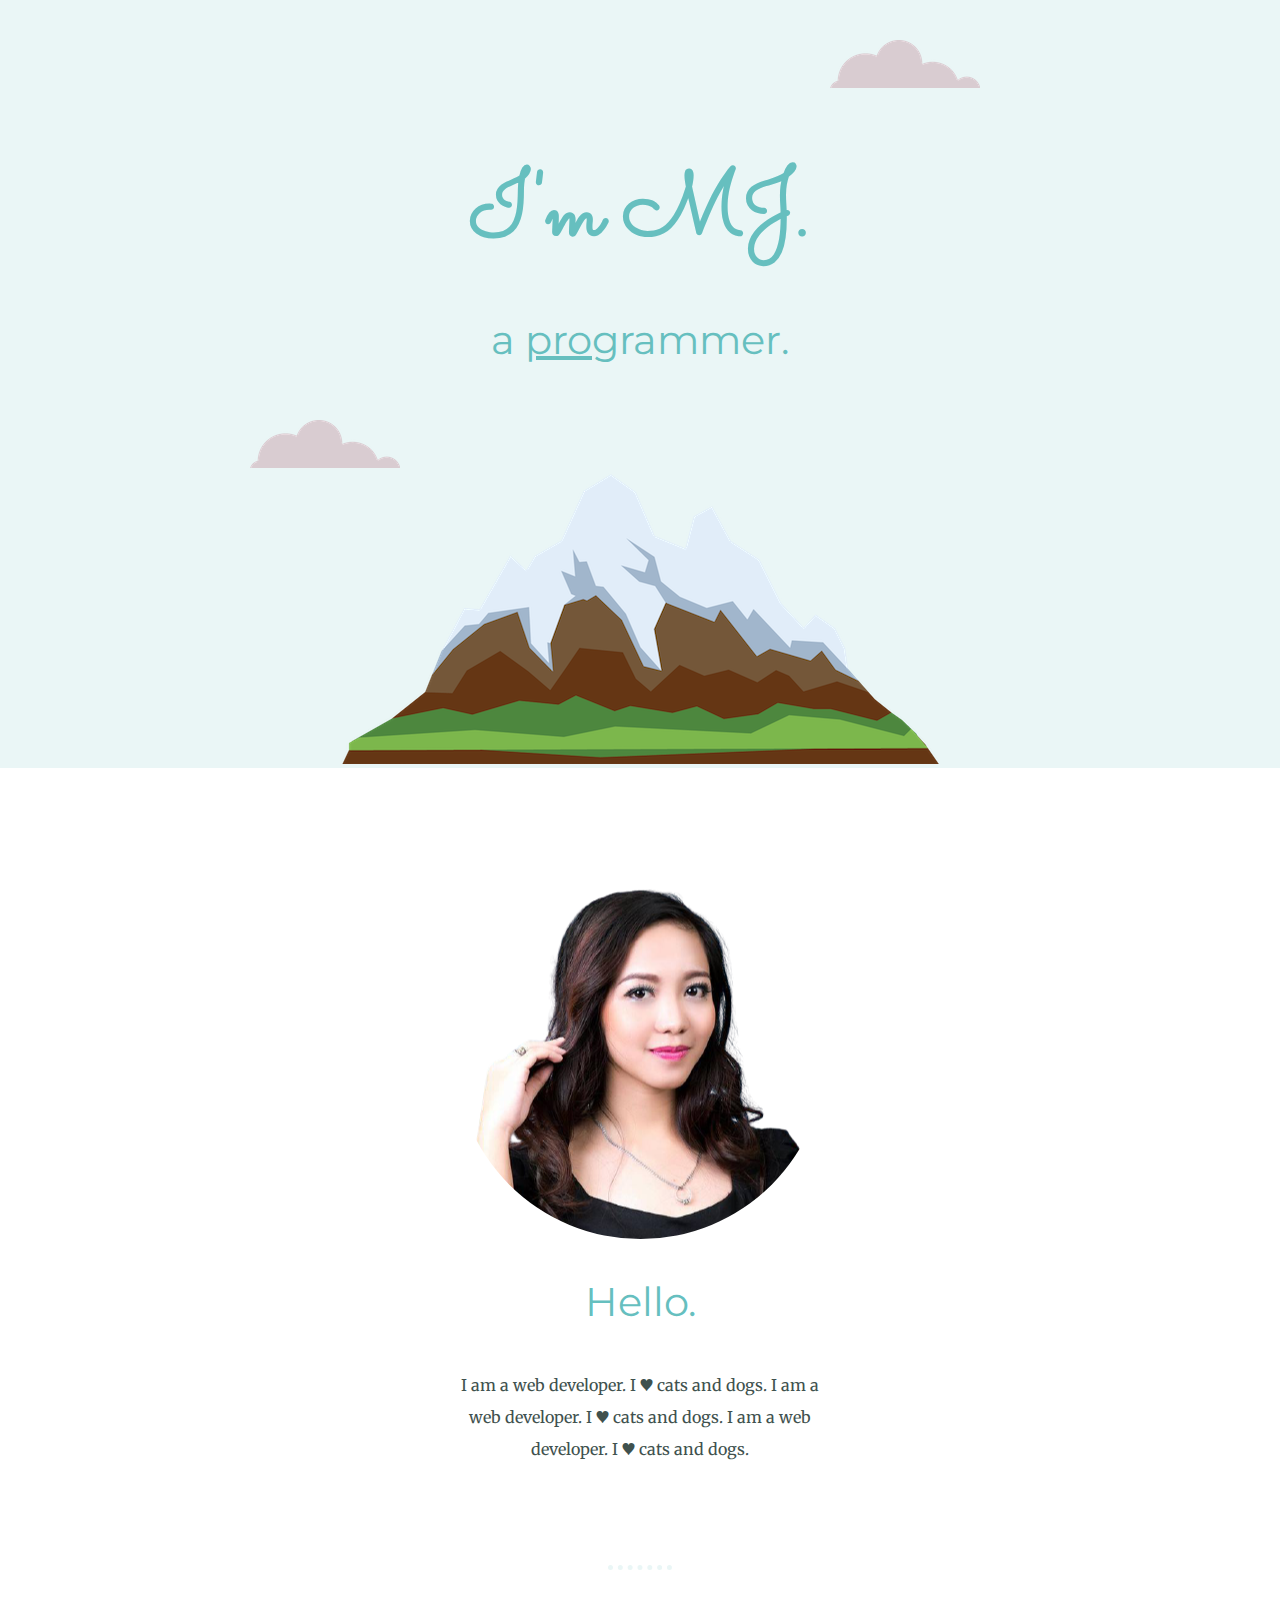
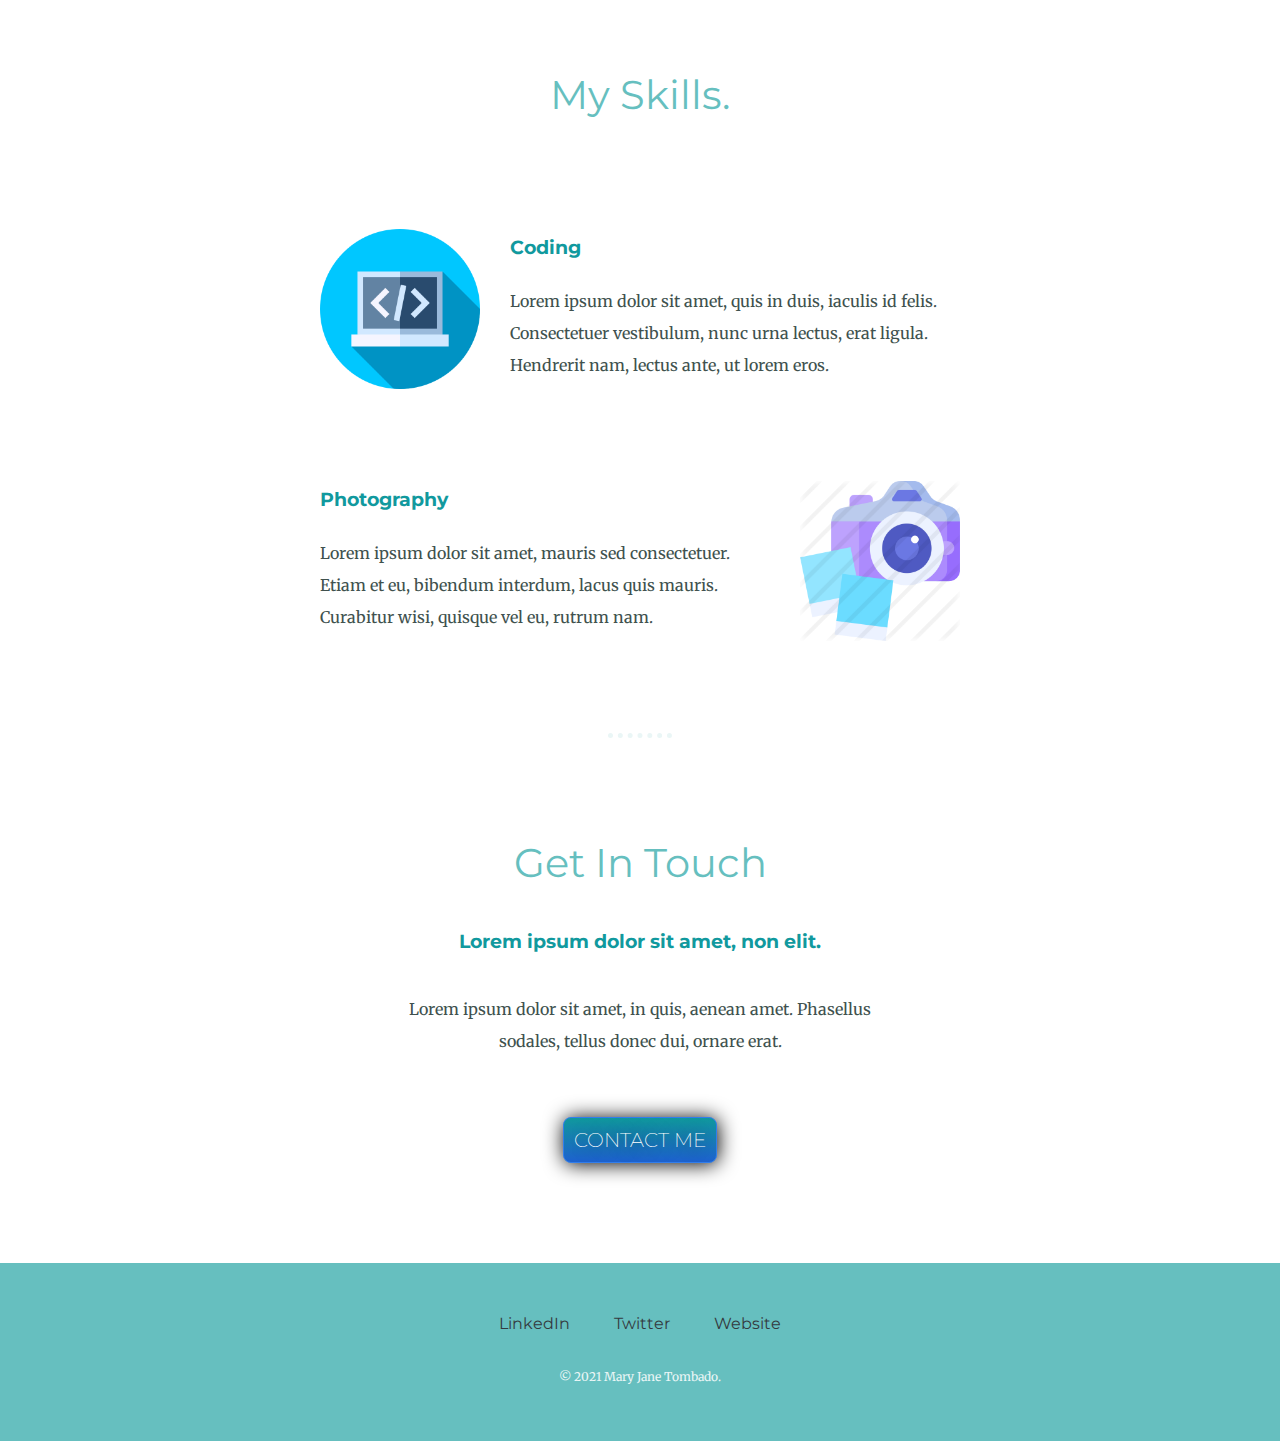
<file: Bootcamp- Challenge/index.html>
<!DOCTYPE html>
<html lang="en" dir="ltr">

<head>
  <meta charset="utf-8">
  <title>Mary Jane Tombado</title>
  <link rel="stylesheet" href="./css/styles.css">
  <link rel="icon" href="favicon.ico">
  <link rel="preconnect" href="https://fonts.gstatic.com">
  <link href="https://fonts.googleapis.com/css2?family=Merriweather:wght@300&family=Montserrat:wght@100&family=Sacramento&display=swap" rel="stylesheet">
  <a href="#" class="BUTTON_DIQ"></a>
</head>

<body>
  <div class="top-container">
    <img class="top-cloud" src="images/cloud.png" alt="">
    <h1>I'm MJ.</h1>
    <h2> a <span class="pro">pro</span>grammer.</h2>
    <img class="bottom-cloud" src="images/cloud.png" alt="">
    <img src="images/mountain.png" alt="">
  </div>

  <div class="middle-container">
    <div class="profile">
      <img class="mjpic " src="mjpic.png" alt="">
      <h2>Hello.</h2>
      <p class="profile-description">I am a web developer. I ♥ cats and dogs. I am a web developer. I ♥ cats and dogs. I am a web developer. I ♥ cats and dogs.</p>
    </div>
    <hr>
    <div class="skills">
      <h2>My Skills.</h2>
      <div class="skill-row">
        <img class="code" src="code1.png" alt="">
        <h3>Coding</h3>
        <p class="skill-description">Lorem ipsum dolor sit amet, quis in duis, iaculis id felis. Consectetuer vestibulum, nunc urna lectus, erat ligula. Hendrerit nam, lectus ante, ut lorem eros.</p>
      </div>
      <div class="skill-row">
        <img class="photog" src="photog.png" alt="">
        <h3>Photography</h3>
        <p class="photog-description">Lorem ipsum dolor sit amet, mauris sed consectetuer. Etiam et eu, bibendum interdum, lacus quis mauris. Curabitur wisi, quisque vel eu, rutrum nam.</p>
      </div>
    </div>
    <hr>
    <div class="contact-me">
      <h2>Get In Touch</h2>
      <h3>Lorem ipsum dolor sit amet, non elit.</h3>
      <p class="contact-message">Lorem ipsum dolor sit amet, in quis, aenean amet. Phasellus sodales, tellus donec dui, ornare erat.</p>
      <a class="btn" href="janetombado@gmail.com">CONTACT ME</a>
    </div>
  </div>


  <div class="bottom-container">
    <a class="footer-link" href="https://www.linkedin.com/">LinkedIn</a>
    <a class="footer-link" href="https://twitter.com/minminjane_">Twitter</a>
    <a class="footer-link" href="https://www.appbrewery.co/">Website</a>
    <p class="copyright">© 2021 Mary Jane Tombado.</p>
  </div>

</body>

</html>
</file>
<file: Bootcamp- Challenge/css/styles.css>
body {
  color: #40514E;
  margin: 0;
  text-align: center;
  font-family: 'Merriweather', serif;
}

.pro {
  text-decoration: underline;
}

p {
  line-height: 2;
}

.top-container {
  background-color: #EAF6F6;
  position: relative;
  padding-top: 100px;
}

.profile-description {
  width: 30%;
  margin: auto;
}

hr {
  border-style: none;
  border-top-style: dotted;
  /* border-color: grey; */
  border-width: 5px;
  width: 5%;
  color: #EAF6F6;
  margin: 100px auto;
}

h1 {
  margin: 50px auto 0 auto;
  font-family: 'Sacramento', cursive;
  font-size: 5.625rem;
  color: #66BFBF;
}

h2 {
  font-family: 'Montserrat', sans-serif;
  font-size: 2.5rem;
  color: #66BFBF;
  font-weight: normal;
  padding-bottom: 10px;
}

h3 {
  font-family: 'Montserrat', sans-serif;
  color: #11999E;
}

.top-cloud {
  position: absolute;
  right: 300px;
  top: 40px;
}

.bottom-cloud {
  position: absolute;
  left: 250px;
  bottom: 300px;
}

.middle-container {
  margin: 100px 0;
}

.bottom-container {
  background-color: #66BFBF;
  padding: 50px 0 20px;
}

.copyright {
  color: #EAF6F6;
  font-size: 0.75rem;
  padding: 20px 0;
}

.footer-link {
  color: #343a40;
  font-family: 'Montserrat', sans-serif;
  margin: 10px 20px;
  text-decoration: none;
}

a:hover {
  color: #EAF6F6;
}

.skill-row {
  width: 50%;
  margin: 100px auto 100px auto;
  text-align: left;
  line-height: 2;
}

.code {
  width: 25%;
  float: left;
  margin-right: 30px;
}

.photog {
  width: 25%;
  float: right;
  margin-left: 30px;
}

.contact-message {
  width: 40%;
  margin: 40px auto 60px;
}

.btn {
  background: #11999E;
  background-image: -webkit-linear-gradient(top, #11999E, #1E62D0);
  background-image: -moz-linear-gradient(top, #11999E, #1E62D0);
  background-image: -ms-linear-gradient(top, #11999E, #1E62D0);
  background-image: -o-linear-gradient(top, #11999E, #1E62D0);
  background-image: -webkit-gradient(to bottom, #11999E, #1E62D0);
  -webkit-border-radius: 8px;
  -moz-border-radius: 8px;
  border-radius: 8px;
  color: #FFFFFF;
  font-family: 'Montserrat', sans-serif;
  font-size: 20px;
  font-weight: 200;
  padding: 10px;
  -webkit-box-shadow: 1px 1px 20px 0 #000000;
  -moz-box-shadow: 1px 1px 20px 0 #000000;
  box-shadow: 1px 1px 20px 0 #000000;
  text-shadow: 1px 1px 20px #000000;
  border: solid #337FED 1px;
  text-decoration: none;
  display: inline-block;
  cursor: pointer;
  text-align: center;
}

.btn:hover {
  border: solid #337FED 1px;
  background: #30E3CB;
  background-image: -webkit-linear-gradient(top, #30E3CB, #2BC4AD);
  background-image: -moz-linear-gradient(top, #30E3CB, #2BC4AD);
  background-image: -ms-linear-gradient(top, #30E3CB, #2BC4AD);
  background-image: -o-linear-gradient(top, #30E3CB, #2BC4AD);
  background-image: -webkit-gradient(to bottom, #30E3CB, #2BC4AD);
  -webkit-border-radius: 20px;
  -moz-border-radius: 20px;
  border-radius: 20px;
  text-decoration: none;
}

/*  to clear right or left and bring down the text under the image
.skill-description {
  clear: left;
}

.photog-description{
  clear: right;
}

/* display inline box*/
/*
.red {
background-color: red;
height: 100px;
width: 100px;
}

.blue {
background-color: blue;
height: 100px;
width: 100px;
margin-left: 100px;
position: relative;
bottom: 100px;
}

.yellow {
background-color: yellow;
height: 100px;
width: 100px;
margin-left: 200px;
position: relative;
bottom: 200px;
}
</file>
